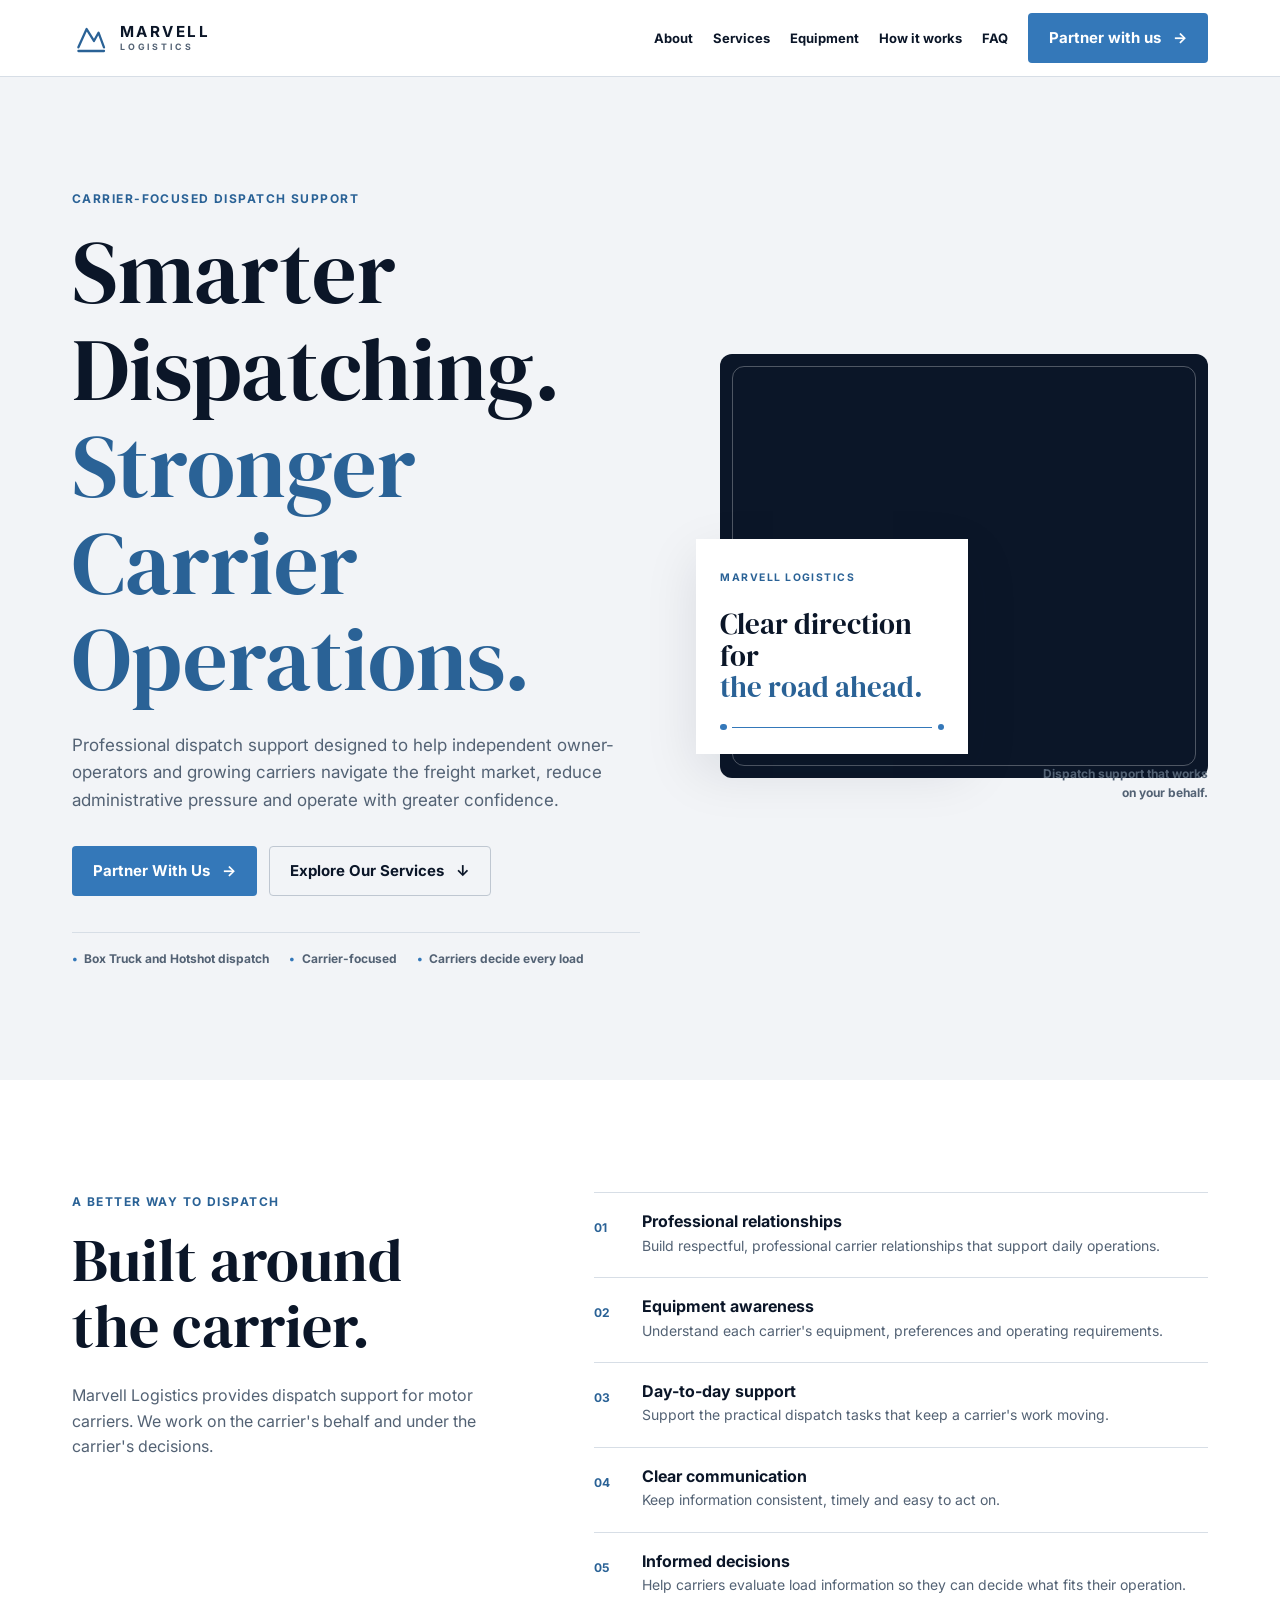
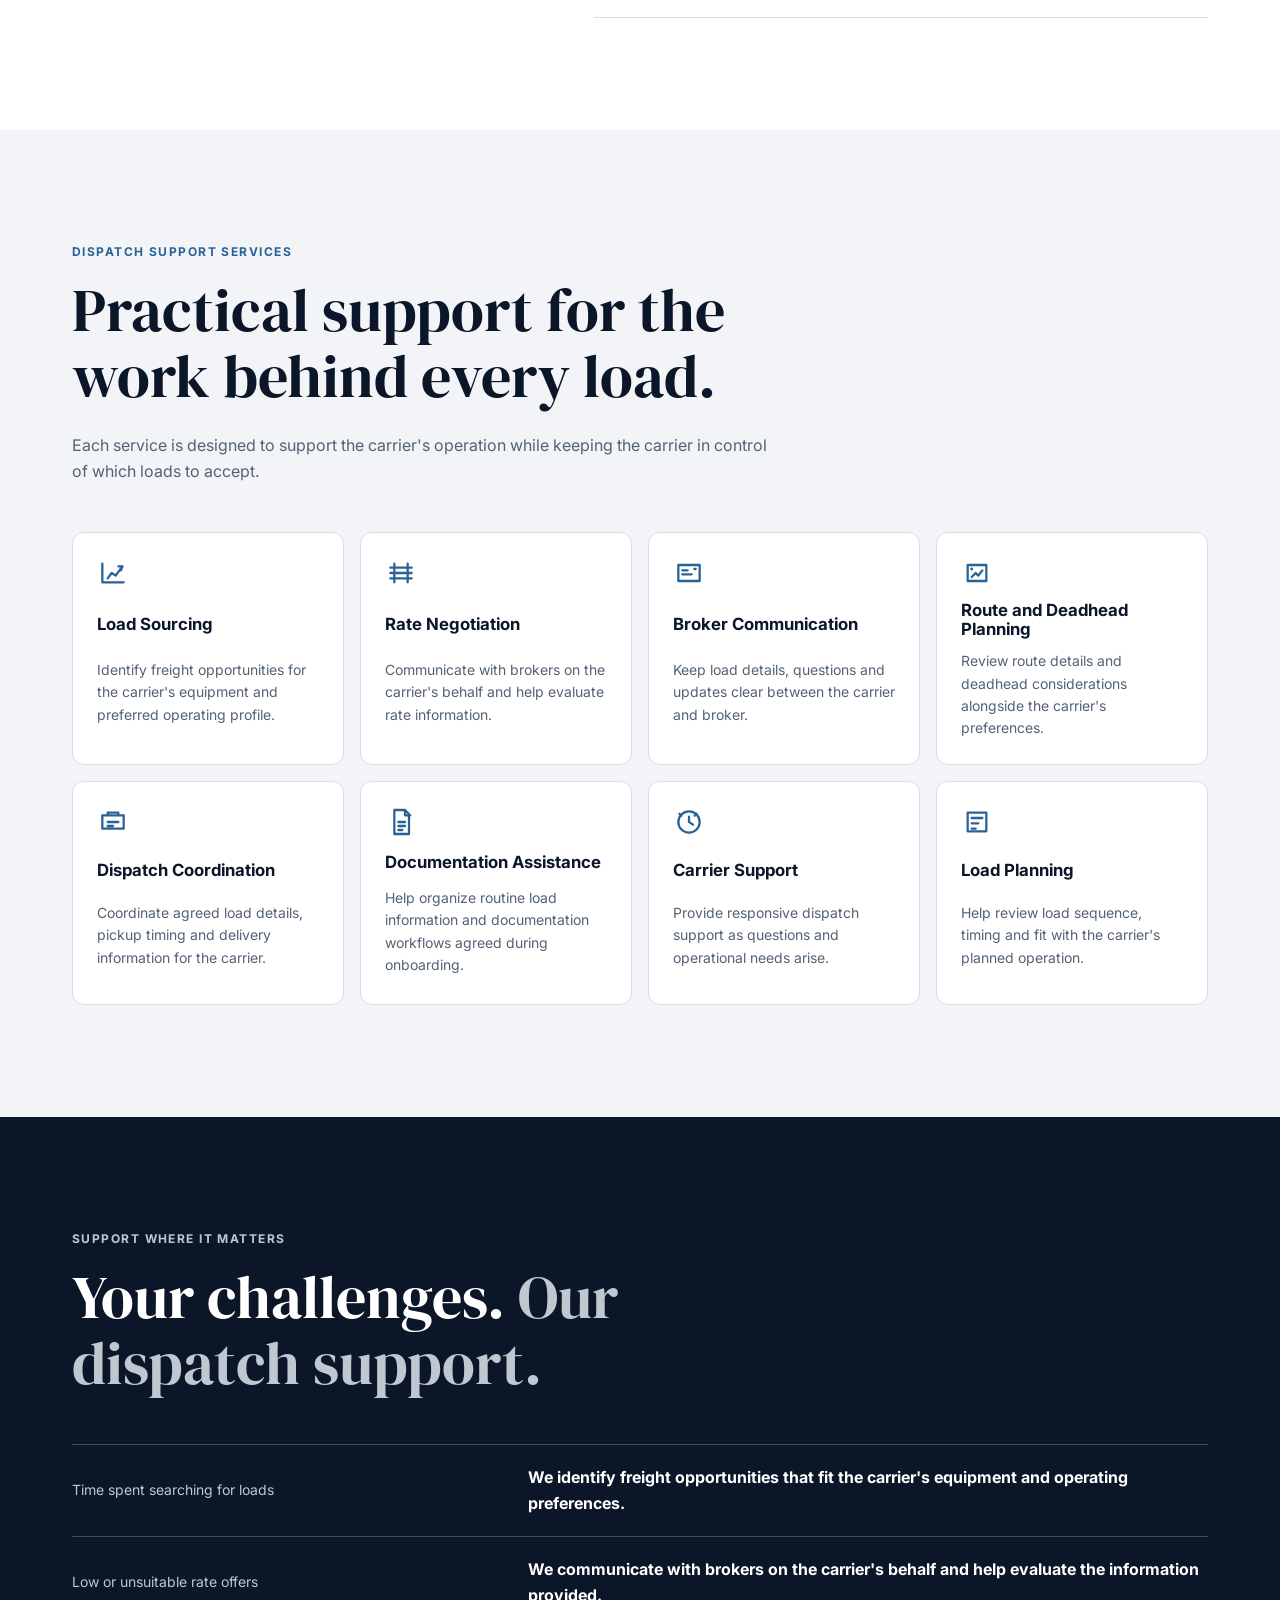
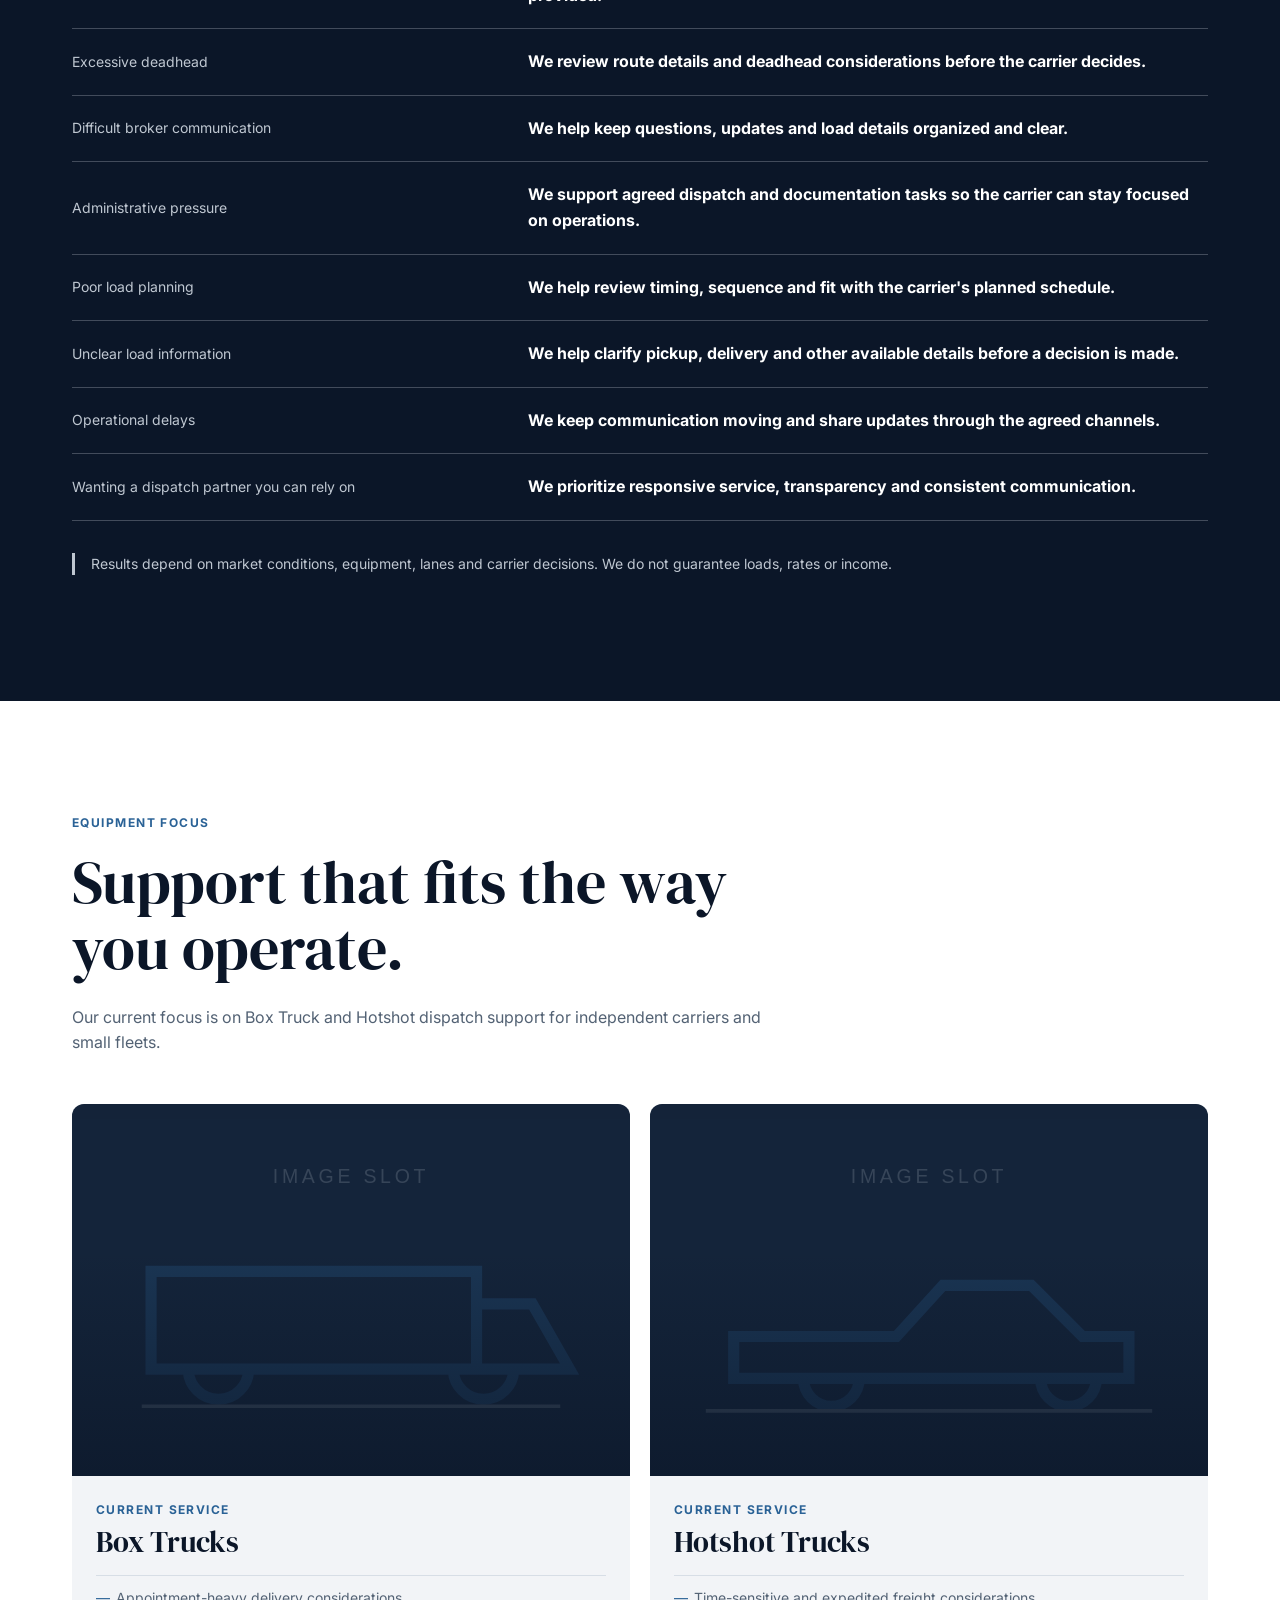
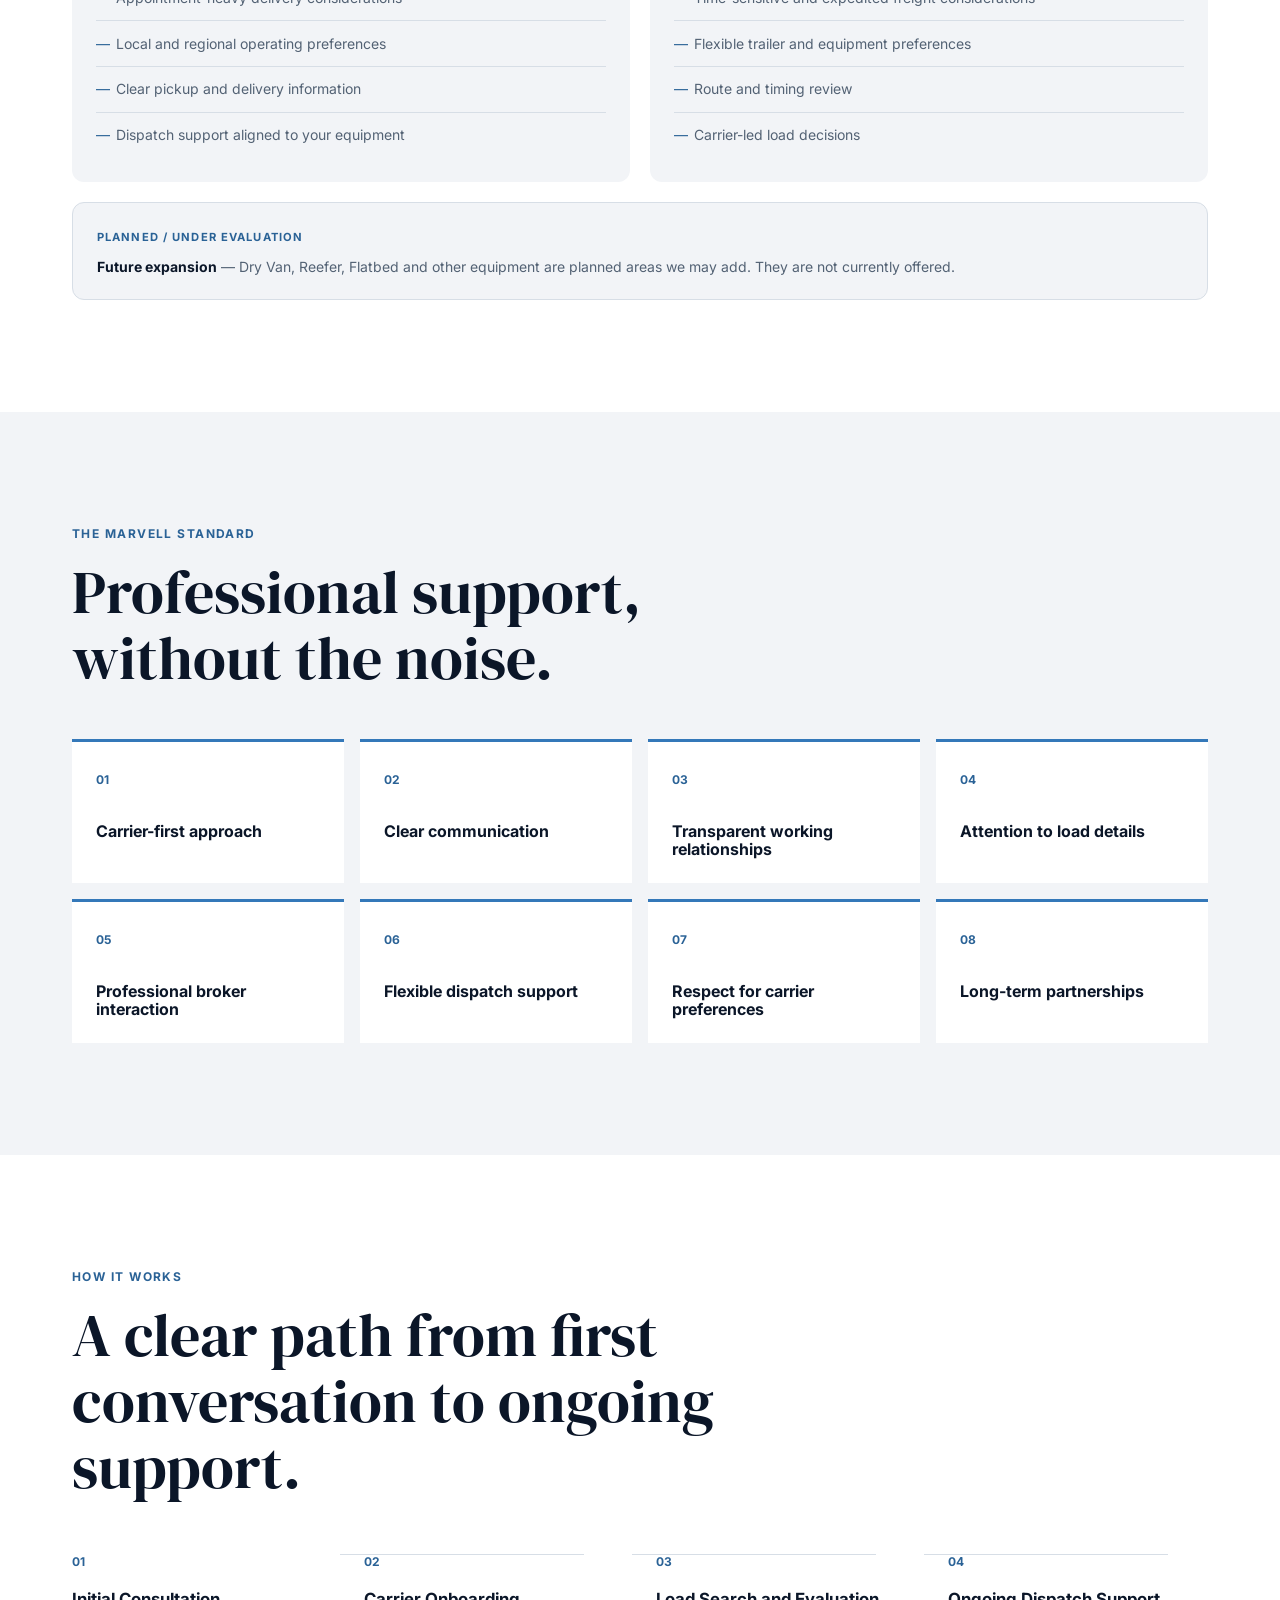
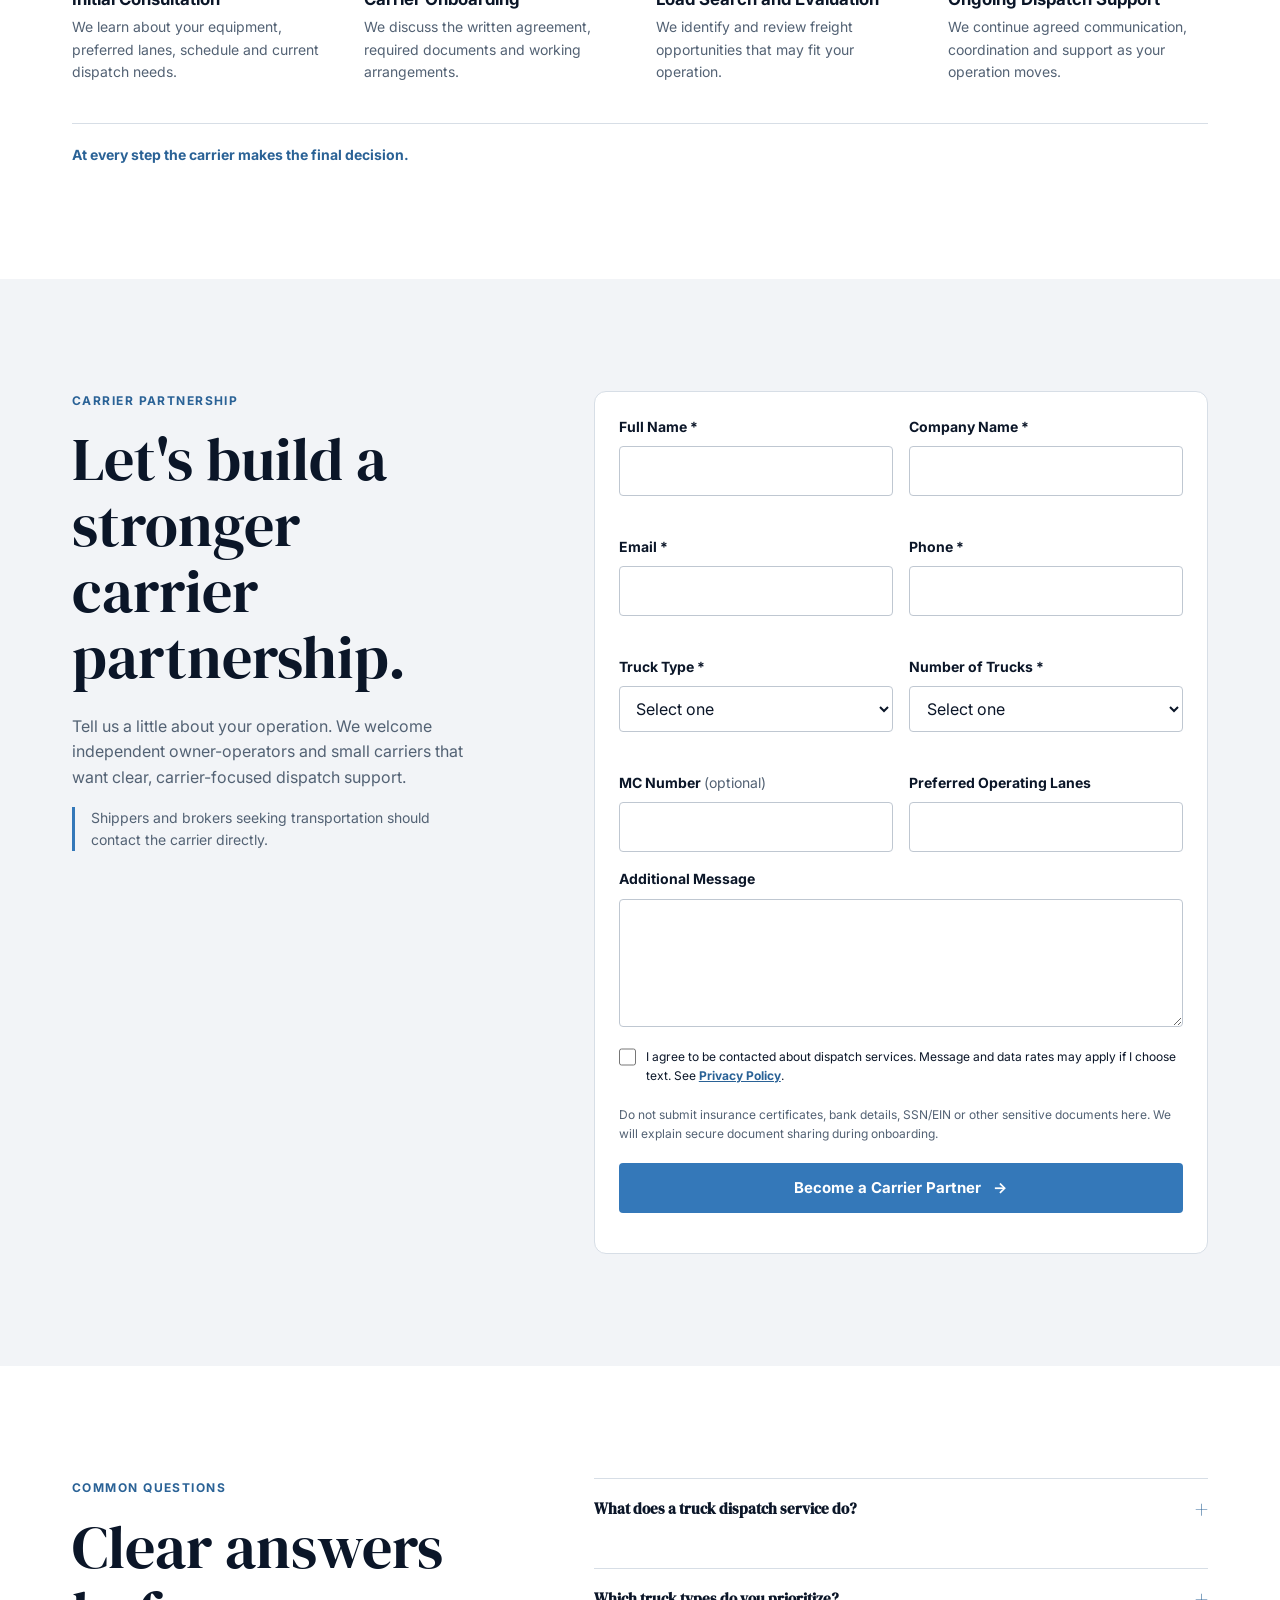
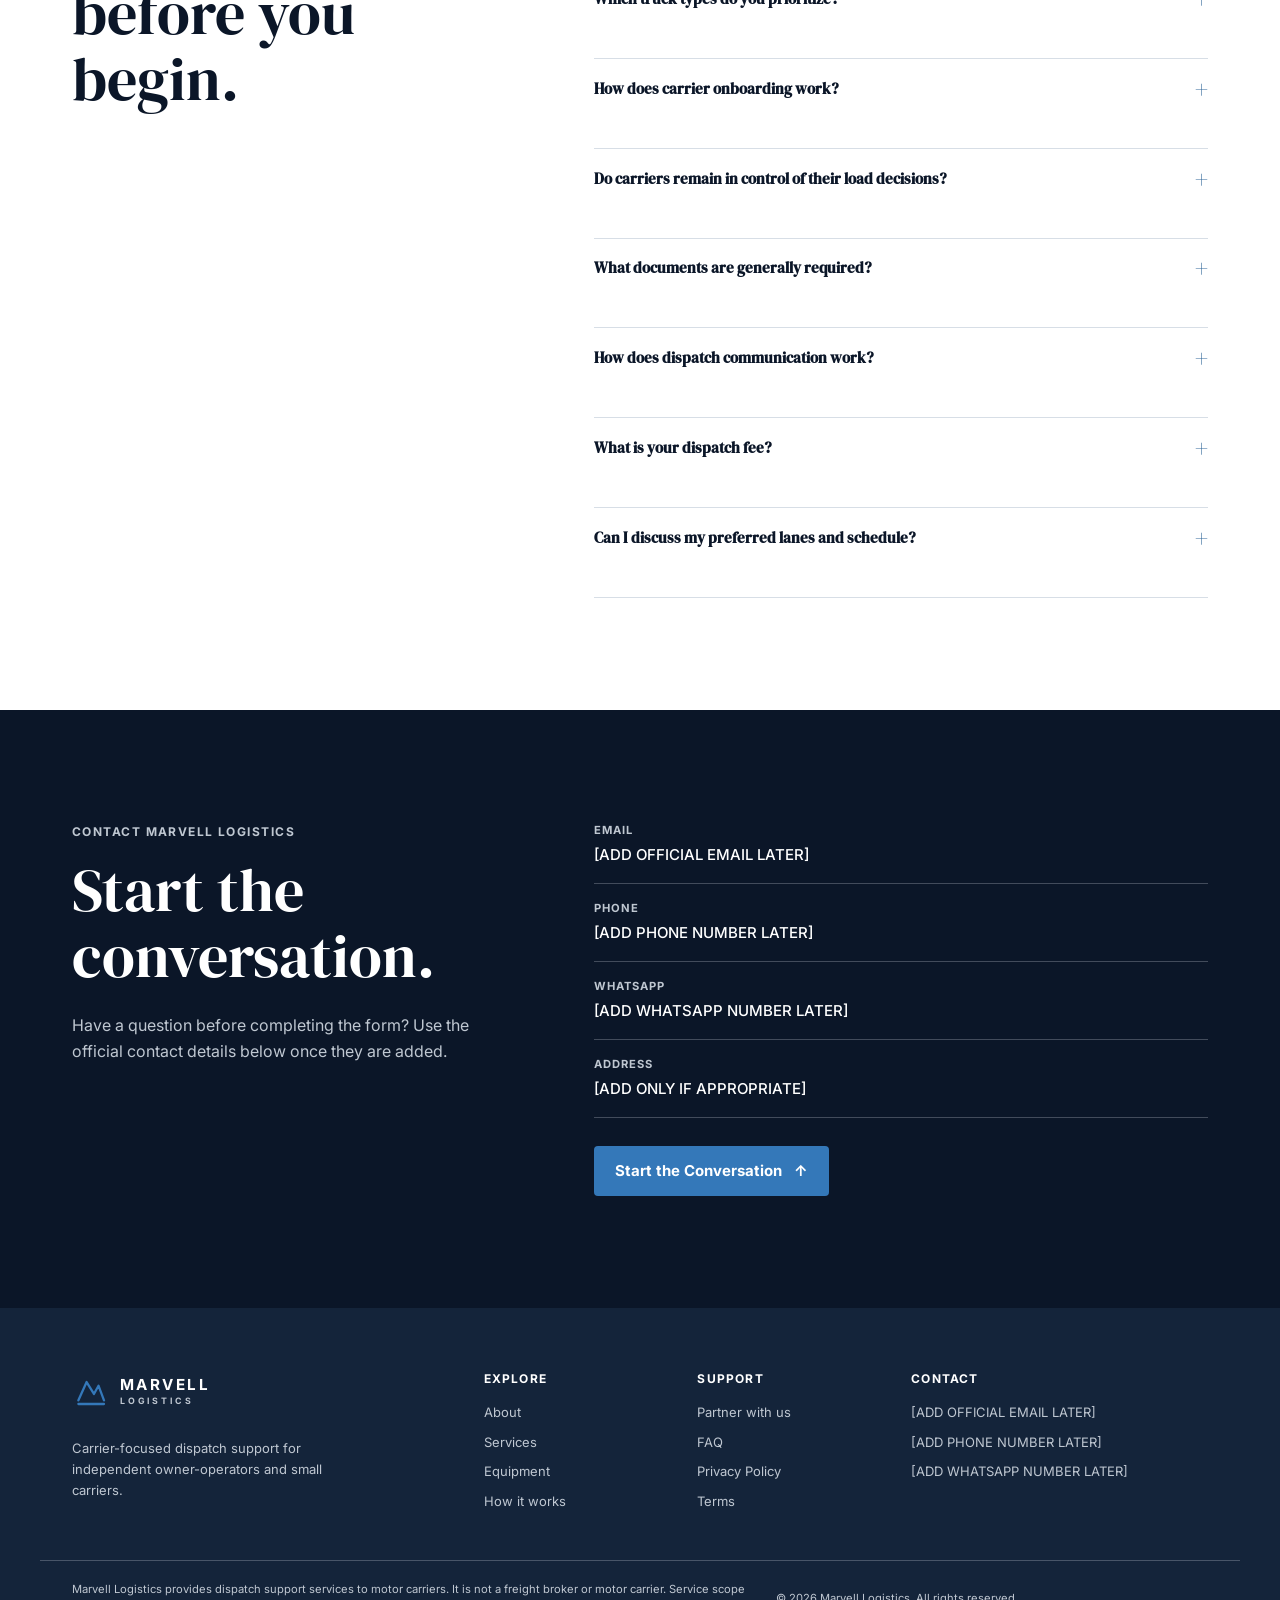
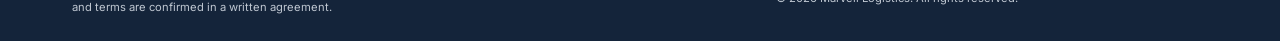
<file: index.html>
<!doctype html>
<html lang="en-US">
  <head>
    <meta charset="utf-8">
    <meta name="viewport" content="width=device-width, initial-scale=1">
    <meta name="theme-color" content="#0B1628">
    <title>Marvell Logistics | Carrier-Focused Dispatch Support</title>
    <meta name="description" content="Professional dispatch support for independent owner-operators and small carriers in the United States.">
    <link rel="canonical" href="https://YOUR-DOMAIN.example/">
    <meta property="og:type" content="website">
    <meta property="og:title" content="Marvell Logistics | Carrier-Focused Dispatch Support">
    <meta property="og:description" content="Professional dispatch support for independent owner-operators and small carriers in the United States.">
    <meta property="og:url" content="https://YOUR-DOMAIN.example/">
    <meta property="og:image" content="https://YOUR-DOMAIN.example/assets/img/og-image.jpg">
    <meta name="twitter:card" content="summary_large_image">
    <meta name="twitter:title" content="Marvell Logistics | Carrier-Focused Dispatch Support">
    <meta name="twitter:description" content="Professional dispatch support for independent owner-operators and small carriers in the United States.">
    <meta name="twitter:image" content="https://YOUR-DOMAIN.example/assets/img/og-image.jpg">
    <link rel="preconnect" href="https://fonts.googleapis.com">
    <link rel="preconnect" href="https://fonts.gstatic.com" crossorigin>
    <link href="https://fonts.googleapis.com/css2?family=DM+Serif+Display&family=Inter:wght@400;500;600;700&display=swap" rel="stylesheet">
    <link rel="manifest" href="site.webmanifest">
    <link rel="icon" href="assets/favicon/favicon.svg" type="image/svg+xml">
    <link rel="apple-touch-icon" href="assets/favicon/apple-touch-icon.png">
    <link rel="stylesheet" href="css/tokens.css">
    <link rel="stylesheet" href="css/base.css">
    <link rel="stylesheet" href="css/components.css">
    <link rel="stylesheet" href="css/sections.css">
    <script defer src="js/config.js"></script>
    <script defer src="js/main.js"></script>
  </head>
  <body>
    <a class="skip-link" href="#main-content">Skip to content</a>

    <header class="site-header" data-header>
      <div class="container header-inner">
        <a class="wordmark" href="index.html#home" aria-label="Marvell Logistics home">
          <svg class="wordmark-mark" viewBox="0 0 42 42" role="img" aria-label="Marvell Logistics route mark">
            <path d="M7 31 16 11l8 13 5-9 6 16" fill="none" stroke="currentColor" stroke-linecap="round" stroke-linejoin="round" stroke-width="2.5"></path>
            <path d="M7 35h28" fill="none" stroke="currentColor" stroke-linecap="round" stroke-width="2.5"></path>
          </svg>
          <span><strong>MARVELL</strong><small>LOGISTICS</small></span>
        </a>
        <button class="menu-toggle" type="button" aria-expanded="false" aria-controls="primary-navigation">
          <span class="sr-only">Open navigation</span>
          <span aria-hidden="true"></span><span aria-hidden="true"></span><span aria-hidden="true"></span>
        </button>
        <nav class="site-nav" id="primary-navigation" aria-label="Primary navigation">
          <a href="index.html#about">About</a>
          <a href="index.html#services">Services</a>
          <a href="index.html#equipment">Equipment</a>
          <a href="index.html#process">How it works</a>
          <a href="index.html#faq">FAQ</a>
          <a class="button button-primary nav-button" href="index.html#partner">Partner with us <span aria-hidden="true">→</span></a>
        </nav>
      </div>
    </header>

    <main id="main-content">
      <section class="hero section" id="home">
        <div class="container hero-grid">
          <div class="hero-copy reveal">
            <p class="eyebrow">Carrier-focused dispatch support</p>
            <h1>Smarter Dispatching. <span>Stronger Carrier Operations.</span></h1>
            <p class="hero-lede">Professional dispatch support designed to help independent owner-operators and growing carriers navigate the freight market, reduce administrative pressure and operate with greater confidence.</p>
            <div class="hero-actions">
              <a class="button button-primary" href="index.html#partner">Partner With Us <span aria-hidden="true">→</span></a>
              <a class="button button-ghost-dark" href="index.html#services">Explore Our Services <span aria-hidden="true">↓</span></a>
            </div>
            <div class="trust-strip" aria-label="Marvell Logistics service focus">
              <span>Box Truck and Hotshot dispatch</span>
              <span>Carrier-focused</span>
              <span>Carriers decide every load</span>
            </div>
          </div>
          <div class="hero-visual reveal">
            <div class="hero-image-slot" role="img" aria-label="Placeholder for an American highway freight photo"></div>
            <div class="hero-panel">
              <span class="panel-label">MARVELL LOGISTICS</span>
              <p>Clear direction for<br><strong>the road ahead.</strong></p>
              <span class="route-line" aria-hidden="true"><i></i><i></i><i></i></span>
            </div>
            <div class="hero-caption">Dispatch support that works<br>on your behalf.</div>
          </div>
        </div>
      </section>

      <section class="about section" id="about">
        <div class="container about-grid">
          <div class="section-heading reveal">
            <p class="eyebrow">A better way to dispatch</p>
            <h2>Built around the carrier.</h2>
            <p class="muted">Marvell Logistics provides dispatch support for motor carriers. We work on the carrier's behalf and under the carrier's decisions.</p>
          </div>
          <div class="approach-list">
            <article class="approach-item reveal"><span class="approach-number">01</span><div><h3>Professional relationships</h3><p>Build respectful, professional carrier relationships that support daily operations.</p></div></article>
            <article class="approach-item reveal"><span class="approach-number">02</span><div><h3>Equipment awareness</h3><p>Understand each carrier's equipment, preferences and operating requirements.</p></div></article>
            <article class="approach-item reveal"><span class="approach-number">03</span><div><h3>Day-to-day support</h3><p>Support the practical dispatch tasks that keep a carrier's work moving.</p></div></article>
            <article class="approach-item reveal"><span class="approach-number">04</span><div><h3>Clear communication</h3><p>Keep information consistent, timely and easy to act on.</p></div></article>
            <article class="approach-item reveal"><span class="approach-number">05</span><div><h3>Informed decisions</h3><p>Help carriers evaluate load information so they can decide what fits their operation.</p></div></article>
          </div>
        </div>
      </section>

      <section class="services section" id="services">
        <div class="container">
          <div class="section-heading reveal">
            <p class="eyebrow">Dispatch support services</p>
            <h2>Practical support for the work behind every load.</h2>
            <p class="muted">Each service is designed to support the carrier's operation while keeping the carrier in control of which loads to accept.</p>
          </div>
          <div class="service-grid">
            <article class="card service-card reveal">
              <svg class="icon" viewBox="0 0 24 24" aria-hidden="true"><path d="M4 19V5m0 14h16M8 16l3-4 3 2 5-7" fill="none" stroke="currentColor" stroke-linecap="round" stroke-linejoin="round" stroke-width="1.7"></path><path d="m16 7 3 0-1 3" fill="none" stroke="currentColor" stroke-linecap="round" stroke-linejoin="round" stroke-width="1.7"></path></svg>
              <h3>Load Sourcing</h3><p>Identify freight opportunities for the carrier's equipment and preferred operating profile.</p>
            </article>
            <article class="card service-card reveal">
              <svg class="icon" viewBox="0 0 24 24" aria-hidden="true"><path d="M4 8h16M4 12h16M4 16h16M7 5v14m10-14v14" fill="none" stroke="currentColor" stroke-linecap="round" stroke-width="1.7"></path></svg>
              <h3>Rate Negotiation</h3><p>Communicate with brokers on the carrier's behalf and help evaluate rate information.</p>
            </article>
            <article class="card service-card reveal">
              <svg class="icon" viewBox="0 0 24 24" aria-hidden="true"><path d="M4 6h16v12H4zM7 10h4m-4 3h7" fill="none" stroke="currentColor" stroke-linecap="round" stroke-linejoin="round" stroke-width="1.7"></path><path d="M16 9h1" fill="none" stroke="currentColor" stroke-linecap="round" stroke-width="1.7"></path></svg>
              <h3>Broker Communication</h3><p>Keep load details, questions and updates clear between the carrier and broker.</p>
            </article>
            <article class="card service-card reveal">
              <svg class="icon" viewBox="0 0 24 24" aria-hidden="true"><path d="M5 18V6h14v12H5Zm3-3 3-3 2 2 3-4" fill="none" stroke="currentColor" stroke-linecap="round" stroke-linejoin="round" stroke-width="1.7"></path><path d="M8 9h.01" fill="none" stroke="currentColor" stroke-linecap="round" stroke-width="2.2"></path></svg>
              <h3>Route and Deadhead Planning</h3><p>Review route details and deadhead considerations alongside the carrier's preferences.</p>
            </article>
            <article class="card service-card reveal">
              <svg class="icon" viewBox="0 0 24 24" aria-hidden="true"><path d="M4 7h16v10H4zM8 7V5h8v2M8 12h8M8 15h4" fill="none" stroke="currentColor" stroke-linecap="round" stroke-linejoin="round" stroke-width="1.7"></path></svg>
              <h3>Dispatch Coordination</h3><p>Coordinate agreed load details, pickup timing and delivery information for the carrier.</p>
            </article>
            <article class="card service-card reveal">
              <svg class="icon" viewBox="0 0 24 24" aria-hidden="true"><path d="M7 3h8l3 3v15H7zM15 3v4h4M10 12h5m-5 3h5m-5 3h3" fill="none" stroke="currentColor" stroke-linecap="round" stroke-linejoin="round" stroke-width="1.7"></path></svg>
              <h3>Documentation Assistance</h3><p>Help organize routine load information and documentation workflows agreed during onboarding.</p>
            </article>
            <article class="card service-card reveal">
              <svg class="icon" viewBox="0 0 24 24" aria-hidden="true"><path d="M12 20a8 8 0 1 0 0-16 8 8 0 0 0 0 16Z" fill="none" stroke="currentColor" stroke-width="1.7"></path><path d="M12 8v4l3 2M4.8 5.8l1.5 1.5m11.4-1.5-1.5 1.5" fill="none" stroke="currentColor" stroke-linecap="round" stroke-width="1.7"></path></svg>
              <h3>Carrier Support</h3><p>Provide responsive dispatch support as questions and operational needs arise.</p>
            </article>
            <article class="card service-card reveal">
              <svg class="icon" viewBox="0 0 24 24" aria-hidden="true"><path d="M5 5h14v14H5zM8 9h8M8 13h5M8 17h3" fill="none" stroke="currentColor" stroke-linecap="round" stroke-linejoin="round" stroke-width="1.7"></path></svg>
              <h3>Load Planning</h3><p>Help review load sequence, timing and fit with the carrier's planned operation.</p>
            </article>
          </div>
        </div>
      </section>

      <section class="solutions section" id="solutions">
        <div class="container">
          <div class="section-heading reveal">
            <p class="eyebrow">Support where it matters</p>
            <h2>Your challenges. <span>Our dispatch support.</span></h2>
          </div>
          <div class="solution-list">
            <article class="solution-row reveal"><p class="solution-problem">Time spent searching for loads</p><p class="solution-support">We identify freight opportunities that fit the carrier's equipment and operating preferences.</p></article>
            <article class="solution-row reveal"><p class="solution-problem">Low or unsuitable rate offers</p><p class="solution-support">We communicate with brokers on the carrier's behalf and help evaluate the information provided.</p></article>
            <article class="solution-row reveal"><p class="solution-problem">Excessive deadhead</p><p class="solution-support">We review route details and deadhead considerations before the carrier decides.</p></article>
            <article class="solution-row reveal"><p class="solution-problem">Difficult broker communication</p><p class="solution-support">We help keep questions, updates and load details organized and clear.</p></article>
            <article class="solution-row reveal"><p class="solution-problem">Administrative pressure</p><p class="solution-support">We support agreed dispatch and documentation tasks so the carrier can stay focused on operations.</p></article>
            <article class="solution-row reveal"><p class="solution-problem">Poor load planning</p><p class="solution-support">We help review timing, sequence and fit with the carrier's planned schedule.</p></article>
            <article class="solution-row reveal"><p class="solution-problem">Unclear load information</p><p class="solution-support">We help clarify pickup, delivery and other available details before a decision is made.</p></article>
            <article class="solution-row reveal"><p class="solution-problem">Operational delays</p><p class="solution-support">We keep communication moving and share updates through the agreed channels.</p></article>
            <article class="solution-row reveal"><p class="solution-problem">Wanting a dispatch partner you can rely on</p><p class="solution-support">We prioritize responsive service, transparency and consistent communication.</p></article>
          </div>
          <p class="notice solution-note">Results depend on market conditions, equipment, lanes and carrier decisions. We do not guarantee loads, rates or income.</p>
        </div>
      </section>

      <section class="equipment section" id="equipment">
        <div class="container">
          <div class="section-heading reveal">
            <p class="eyebrow">Equipment focus</p>
            <h2>Support that fits the way you operate.</h2>
            <p class="muted">Our current focus is on Box Truck and Hotshot dispatch support for independent carriers and small fleets.</p>
          </div>
          <div class="equipment-grid">
            <article class="equipment-card reveal">
              <div class="equipment-photo box-truck-photo">
                <picture>
                  <img src="assets/img/box-truck.svg" width="1200" height="800" loading="lazy" decoding="async" alt="Placeholder for an American-style box truck at a freight setting">
                </picture>
              </div>
              <div class="equipment-content"><p class="eyebrow">Current service</p><h3>Box Trucks</h3><ul><li>Appointment-heavy delivery considerations</li><li>Local and regional operating preferences</li><li>Clear pickup and delivery information</li><li>Dispatch support aligned to your equipment</li></ul></div>
            </article>
            <article class="equipment-card reveal">
              <div class="equipment-photo hotshot-truck-photo">
                <picture>
                  <img src="assets/img/hotshot-truck.svg" width="1200" height="800" loading="lazy" decoding="async" alt="Placeholder for an American-style hotshot pickup with gooseneck trailer">
                </picture>
              </div>
              <div class="equipment-content"><p class="eyebrow">Current service</p><h3>Hotshot Trucks</h3><ul><li>Time-sensitive and expedited freight considerations</li><li>Flexible trailer and equipment preferences</li><li>Route and timing review</li><li>Carrier-led load decisions</li></ul></div>
            </article>
          </div>
          <div class="future-card reveal"><span class="future-label">Planned / under evaluation</span><p><strong>Future expansion</strong> — Dry Van, Reefer, Flatbed and other equipment are planned areas we may add. They are not currently offered.</p></div>
        </div>
      </section>
      <section class="principles section" id="why">
        <div class="container">
          <div class="section-heading reveal"><p class="eyebrow">The Marvell standard</p><h2>Professional support, without the noise.</h2></div>
          <div class="principle-grid">
            <article class="principle reveal"><span>01</span><h3>Carrier-first approach</h3></article><article class="principle reveal"><span>02</span><h3>Clear communication</h3></article><article class="principle reveal"><span>03</span><h3>Transparent working relationships</h3></article><article class="principle reveal"><span>04</span><h3>Attention to load details</h3></article><article class="principle reveal"><span>05</span><h3>Professional broker interaction</h3></article><article class="principle reveal"><span>06</span><h3>Flexible dispatch support</h3></article><article class="principle reveal"><span>07</span><h3>Respect for carrier preferences</h3></article><article class="principle reveal"><span>08</span><h3>Long-term partnerships</h3></article>
          </div>
        </div>
      </section>

      <section class="process section" id="process">
        <div class="container">
          <div class="section-heading reveal"><p class="eyebrow">How it works</p><h2>A clear path from first conversation to ongoing support.</h2></div>
          <div class="process-grid">
            <article class="process-step reveal"><span class="step-number">01</span><h3>Initial Consultation</h3><p>We learn about your equipment, preferred lanes, schedule and current dispatch needs.</p></article>
            <article class="process-step reveal"><span class="step-number">02</span><h3>Carrier Onboarding</h3><p>We discuss the written agreement, required documents and working arrangements.</p></article>
            <article class="process-step reveal"><span class="step-number">03</span><h3>Load Search and Evaluation</h3><p>We identify and review freight opportunities that may fit your operation.</p></article>
            <article class="process-step reveal"><span class="step-number">04</span><h3>Ongoing Dispatch Support</h3><p>We continue agreed communication, coordination and support as your operation moves.</p></article>
          </div>
          <p class="process-note">At every step the carrier makes the final decision.</p>
        </div>
      </section>

      <section class="partner section" id="partner">
        <div class="container partner-grid">
          <div class="section-heading reveal"><p class="eyebrow">Carrier partnership</p><h2>Let's build a stronger carrier partnership.</h2><p class="muted">Tell us a little about your operation. We welcome independent owner-operators and small carriers that want clear, carrier-focused dispatch support.</p><p class="notice">Shippers and brokers seeking transportation should contact the carrier directly.</p></div>
          <form class="partner-form reveal" action="REPLACE_WITH_FORM_SERVICE_URL" method="post" novalidate>
            <!-- SETUP: Replace the action with your Formspree or Web3Forms endpoint. -->
            <div class="form-grid">
              <div class="field"><label for="full-name">Full Name <span aria-hidden="true">*</span></label><input id="full-name" name="full_name" type="text" autocomplete="name" required aria-describedby="full-name-error"><small class="field-error" id="full-name-error"></small></div>
              <div class="field"><label for="company-name">Company Name <span aria-hidden="true">*</span></label><input id="company-name" name="company_name" type="text" autocomplete="organization" required aria-describedby="company-name-error"><small class="field-error" id="company-name-error"></small></div>
              <div class="field"><label for="email">Email <span aria-hidden="true">*</span></label><input id="email" name="email" type="email" autocomplete="email" required aria-describedby="email-error"><small class="field-error" id="email-error"></small></div>
              <div class="field"><label for="phone">Phone <span aria-hidden="true">*</span></label><input id="phone" name="phone" type="tel" autocomplete="tel" required aria-describedby="phone-error"><small class="field-error" id="phone-error"></small></div>
              <div class="field"><label for="truck-type">Truck Type <span aria-hidden="true">*</span></label><select id="truck-type" name="truck_type" required aria-describedby="truck-type-error"><option value="">Select one</option><option>Box Truck</option><option>Hotshot</option><option>Other</option></select><small class="field-error" id="truck-type-error"></small></div>
              <div class="field"><label for="truck-count">Number of Trucks <span aria-hidden="true">*</span></label><select id="truck-count" name="truck_count" required aria-describedby="truck-count-error"><option value="">Select one</option><option>1</option><option>2–5</option><option>6–10</option><option>10+</option></select><small class="field-error" id="truck-count-error"></small></div>
              <div class="field"><label for="mc-number">MC Number <span class="optional">(optional)</span></label><input id="mc-number" name="mc_number" type="text" autocomplete="off"></div>
              <div class="field"><label for="lanes">Preferred Operating Lanes</label><input id="lanes" name="preferred_lanes" type="text" autocomplete="off"></div>
              <div class="field field-wide"><label for="message">Additional Message</label><textarea id="message" name="message"></textarea></div>
              <div class="honeypot" aria-hidden="true"><label for="website">Website</label><input id="website" name="website" type="text" tabindex="-1" autocomplete="off"></div>
            </div>
            <label class="consent"><input name="consent" type="checkbox" required><span>I agree to be contacted about dispatch services. Message and data rates may apply if I choose text. See <a href="privacy.html">Privacy Policy</a>.</span></label>
            <p class="form-warning">Do not submit insurance certificates, bank details, SSN/EIN or other sensitive documents here. We will explain secure document sharing during onboarding.</p>
            <button class="button button-primary form-submit" type="submit">Become a Carrier Partner <span aria-hidden="true">→</span></button>
            <p class="form-status" role="status" aria-live="polite"></p>
          </form>
        </div>
      </section>

      <section class="faq section" id="faq">
        <div class="container faq-grid">
          <div class="section-heading reveal"><p class="eyebrow">Common questions</p><h2>Clear answers before you begin.</h2></div>
          <div class="accordion reveal">
            <div class="faq-item"><h3><button class="faq-question" type="button" aria-expanded="false" aria-controls="faq-answer-1" id="faq-question-1">What does a truck dispatch service do?<span aria-hidden="true">+</span></button></h3><div class="faq-answer" id="faq-answer-1" role="region" aria-labelledby="faq-question-1" hidden><p>A truck dispatch service supports a motor carrier with tasks such as identifying freight opportunities, communicating with brokers on the carrier's behalf, reviewing load information and coordinating agreed dispatch details.</p></div></div>
            <div class="faq-item"><h3><button class="faq-question" type="button" aria-expanded="false" aria-controls="faq-answer-2" id="faq-question-2">Which truck types do you prioritize?<span aria-hidden="true">+</span></button></h3><div class="faq-answer" id="faq-answer-2" role="region" aria-labelledby="faq-question-2" hidden><p>We currently prioritize Box Truck and Hotshot dispatch support. Dry Van, Reefer, Flatbed and other equipment are planned areas under evaluation, not currently offered.</p></div></div>
            <div class="faq-item"><h3><button class="faq-question" type="button" aria-expanded="false" aria-controls="faq-answer-3" id="faq-question-3">How does carrier onboarding work?<span aria-hidden="true">+</span></button></h3><div class="faq-answer" id="faq-answer-3" role="region" aria-labelledby="faq-question-3" hidden><p>We begin with a consultation, then discuss the agreement, required documents and working arrangements before support begins.</p></div></div>
            <div class="faq-item"><h3><button class="faq-question" type="button" aria-expanded="false" aria-controls="faq-answer-4" id="faq-question-4">Do carriers remain in control of their load decisions?<span aria-hidden="true">+</span></button></h3><div class="faq-answer" id="faq-answer-4" role="region" aria-labelledby="faq-question-4" hidden><p>Yes, always. Carriers keep full control of which loads they accept.</p></div></div>
            <div class="faq-item"><h3><button class="faq-question" type="button" aria-expanded="false" aria-controls="faq-answer-5" id="faq-question-5">What documents are generally required?<span aria-hidden="true">+</span></button></h3><div class="faq-answer" id="faq-answer-5" role="region" aria-labelledby="faq-question-5" hidden><p>Typically carrier authority and insurance details and basic business paperwork are discussed. Exact requirements are confirmed during onboarding. Never request them through the site.</p></div></div>
            <div class="faq-item"><h3><button class="faq-question" type="button" aria-expanded="false" aria-controls="faq-answer-6" id="faq-question-6">How does dispatch communication work?<span aria-hidden="true">+</span></button></h3><div class="faq-answer" id="faq-answer-6" role="region" aria-labelledby="faq-question-6" hidden><p>We use agreed channels such as phone, text or email, set during onboarding.</p></div></div>
            <div class="faq-item"><h3><button class="faq-question" type="button" aria-expanded="false" aria-controls="faq-answer-7" id="faq-question-7">What is your dispatch fee?<span aria-hidden="true">+</span></button></h3><div class="faq-answer" id="faq-answer-7" role="region" aria-labelledby="faq-question-7" hidden><p>Contact us for details.</p></div></div>
            <div class="faq-item"><h3><button class="faq-question" type="button" aria-expanded="false" aria-controls="faq-answer-8" id="faq-question-8">Can I discuss my preferred lanes and schedule?<span aria-hidden="true">+</span></button></h3><div class="faq-answer" id="faq-answer-8" role="region" aria-labelledby="faq-question-8" hidden><p>Yes. Preferred lanes, schedule and operating preferences are part of the initial consultation.</p></div></div>
          </div>
        </div>
      </section>

      <section class="contact section" id="contact">
        <div class="container contact-grid">
          <div class="section-heading reveal"><p class="eyebrow">Contact Marvell Logistics</p><h2>Start the conversation.</h2><p>Have a question before completing the form? Use the official contact details below once they are added.</p></div>
          <div class="contact-details reveal"><div class="contact-detail"><span>Email</span><strong data-contact="email">[ADD OFFICIAL EMAIL LATER]</strong></div><div class="contact-detail"><span>Phone</span><strong data-contact="phone">[ADD PHONE NUMBER LATER]</strong></div><div class="contact-detail"><span>WhatsApp</span><strong data-contact="whatsapp">[ADD WHATSAPP NUMBER LATER]</strong></div><div class="contact-detail"><span>Address</span><strong data-contact="address">[ADD ONLY IF APPROPRIATE]</strong></div><a class="button button-primary" href="index.html#partner">Start the Conversation <span aria-hidden="true">↑</span></a></div>
        </div>
      </section>
    </main>

    <footer class="site-footer">
      <div class="container footer-grid">
        <div class="footer-brand"><a class="wordmark wordmark-light" href="index.html#home" aria-label="Marvell Logistics home"><svg class="wordmark-mark" viewBox="0 0 42 42" aria-hidden="true"><path d="M7 31 16 11l8 13 5-9 6 16M7 35h28" fill="none" stroke="currentColor" stroke-linecap="round" stroke-linejoin="round" stroke-width="2.5"></path></svg><span><strong>MARVELL</strong><small>LOGISTICS</small></span></a><p>Carrier-focused dispatch support for independent owner-operators and small carriers.</p></div>
        <div class="footer-column"><h3>Explore</h3><a href="index.html#about">About</a><a href="index.html#services">Services</a><a href="index.html#equipment">Equipment</a><a href="index.html#process">How it works</a></div>
        <div class="footer-column"><h3>Support</h3><a href="index.html#partner">Partner with us</a><a href="index.html#faq">FAQ</a><a href="privacy.html">Privacy Policy</a><a href="terms.html">Terms</a></div>
        <div class="footer-column"><h3>Contact</h3><span data-contact="email">[ADD OFFICIAL EMAIL LATER]</span><span data-contact="phone">[ADD PHONE NUMBER LATER]</span><span data-contact="whatsapp">[ADD WHATSAPP NUMBER LATER]</span></div>
      </div>
      <div class="container footer-bottom"><p>Marvell Logistics provides dispatch support services to motor carriers. It is not a freight broker or motor carrier. Service scope and terms are confirmed in a written agreement.</p><p>© <span id="current-year">2026</span> Marvell Logistics. All rights reserved.</p></div>
    </footer>
    <script type="application/ld+json">
      {"@context":"https://schema.org","@type":"ProfessionalService","name":"Marvell Logistics","url":"https://YOUR-DOMAIN.example/"}
    </script>
    <script type="application/ld+json">
      {"@context":"https://schema.org","@type":"FAQPage","mainEntity":[
        {"@type":"Question","name":"What does a truck dispatch service do?","acceptedAnswer":{"@type":"Answer","text":"A truck dispatch service supports a motor carrier with tasks such as identifying freight opportunities, communicating with brokers on the carrier's behalf, reviewing load information and coordinating agreed dispatch details."}},
        {"@type":"Question","name":"Which truck types do you prioritize?","acceptedAnswer":{"@type":"Answer","text":"We currently prioritize Box Truck and Hotshot dispatch support. Dry Van, Reefer, Flatbed and other equipment are planned areas under evaluation, not currently offered."}},
        {"@type":"Question","name":"How does carrier onboarding work?","acceptedAnswer":{"@type":"Answer","text":"We begin with a consultation, then discuss the agreement, required documents and working arrangements before support begins."}},
        {"@type":"Question","name":"Do carriers remain in control of their load decisions?","acceptedAnswer":{"@type":"Answer","text":"Yes, always. Carriers keep full control of which loads they accept."}},
        {"@type":"Question","name":"What documents are generally required?","acceptedAnswer":{"@type":"Answer","text":"Typically carrier authority and insurance details and basic business paperwork are discussed. Exact requirements are confirmed during onboarding. Never request them through the site."}},
        {"@type":"Question","name":"How does dispatch communication work?","acceptedAnswer":{"@type":"Answer","text":"We use agreed channels such as phone, text or email, set during onboarding."}},
        {"@type":"Question","name":"What is your dispatch fee?","acceptedAnswer":{"@type":"Answer","text":"Contact us for details."}},
        {"@type":"Question","name":"Can I discuss my preferred lanes and schedule?","acceptedAnswer":{"@type":"Answer","text":"Yes. Preferred lanes, schedule and operating preferences are part of the initial consultation."}}
      ]}
    </script>
  </body>
</html>
</file>
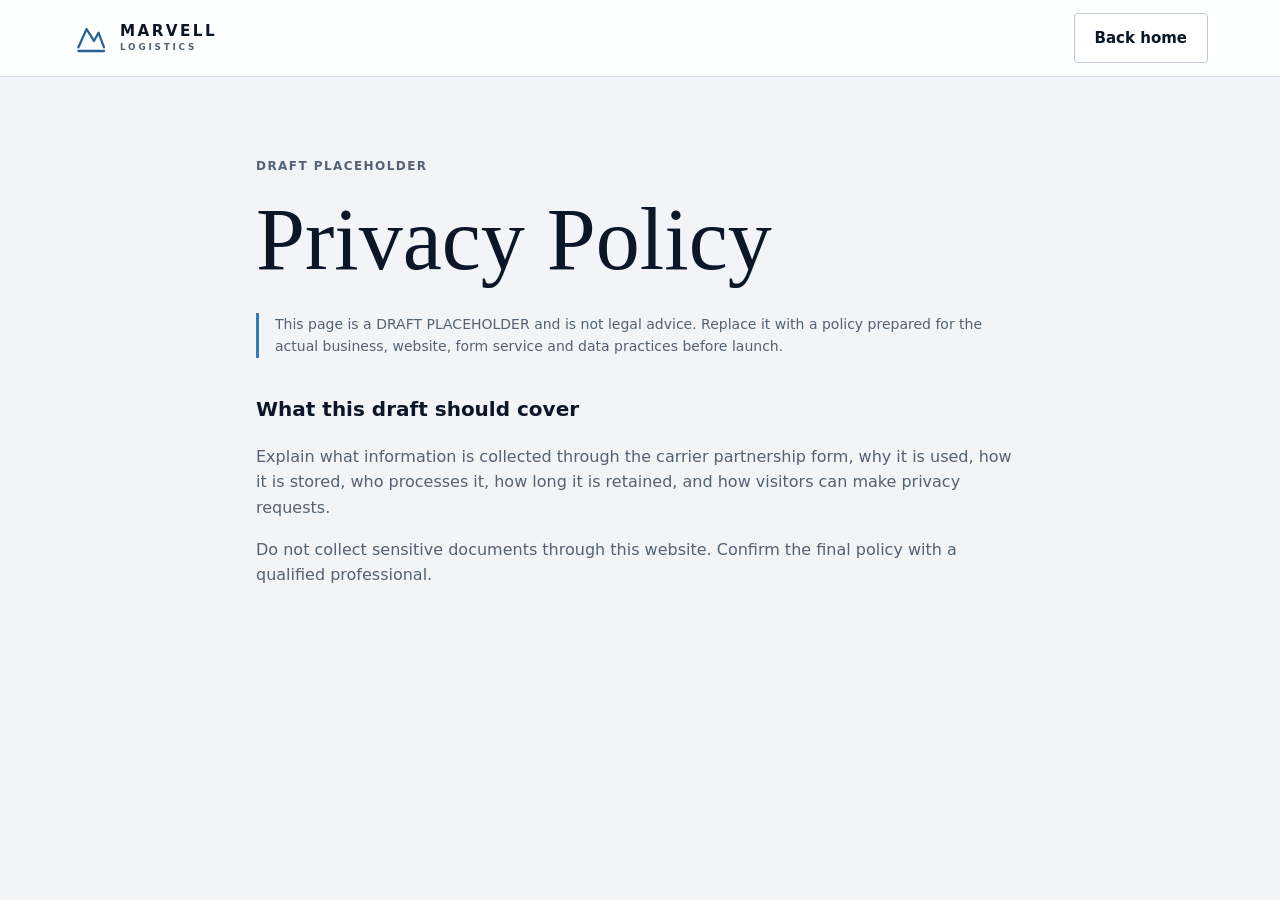
<file: privacy.html>
<!doctype html>
<html lang="en-US">
  <head>
    <meta charset="utf-8">
    <meta name="viewport" content="width=device-width, initial-scale=1">
    <meta name="theme-color" content="#0B1628">
    <title>Privacy Policy Draft | Marvell Logistics</title>
    <meta name="description" content="Draft privacy policy placeholder for Marvell Logistics.">
    <link rel="canonical" href="https://YOUR-DOMAIN.example/privacy.html">
    <link rel="icon" href="assets/favicon/favicon.svg" type="image/svg+xml">
    <link rel="stylesheet" href="css/tokens.css"><link rel="stylesheet" href="css/base.css"><link rel="stylesheet" href="css/components.css"><link rel="stylesheet" href="css/sections.css">
  </head>
  <body class="simple-page">
    <header class="site-header"><div class="container header-inner"><a class="wordmark" href="index.html#home" aria-label="Marvell Logistics home"><svg class="wordmark-mark" viewBox="0 0 42 42" aria-hidden="true"><path d="M7 31 16 11l8 13 5-9 6 16M7 35h28" fill="none" stroke="currentColor" stroke-linecap="round" stroke-linejoin="round" stroke-width="2.5"></path></svg><span><strong>MARVELL</strong><small>LOGISTICS</small></span></a><a class="button button-secondary" href="index.html">Back home</a></div></header>
    <main class="container simple-content"><p class="eyebrow">Draft placeholder</p><h1>Privacy Policy</h1><p class="notice">This page is a DRAFT PLACEHOLDER and is not legal advice. Replace it with a policy prepared for the actual business, website, form service and data practices before launch.</p><h2>What this draft should cover</h2><p>Explain what information is collected through the carrier partnership form, why it is used, how it is stored, who processes it, how long it is retained, and how visitors can make privacy requests.</p><p>Do not collect sensitive documents through this website. Confirm the final policy with a qualified professional.</p></main>
  </body>
</html>
</file>
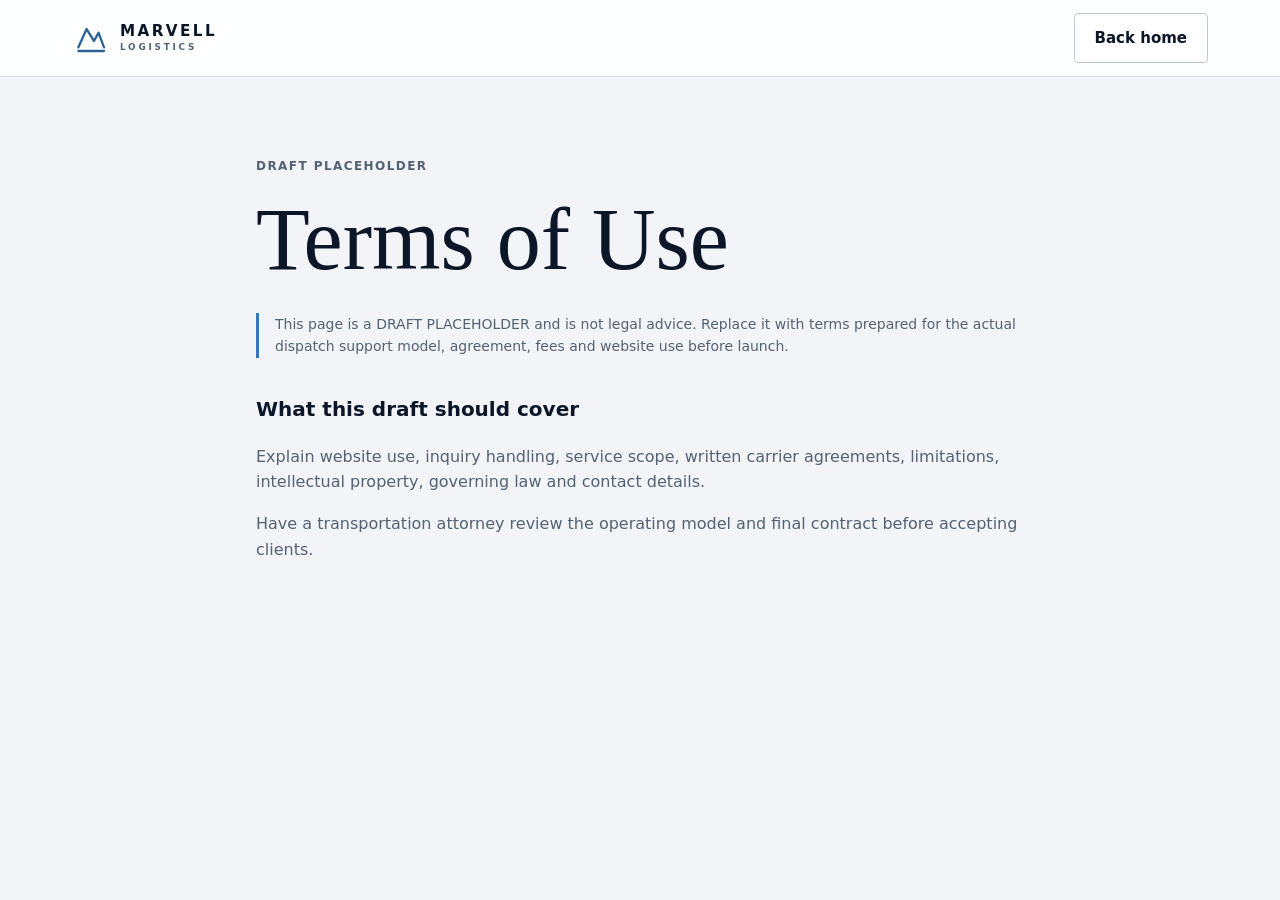
<file: terms.html>
<!doctype html>
<html lang="en-US">
  <head>
    <meta charset="utf-8"><meta name="viewport" content="width=device-width, initial-scale=1"><meta name="theme-color" content="#0B1628">
    <title>Terms Draft | Marvell Logistics</title><meta name="description" content="Draft terms placeholder for Marvell Logistics."><link rel="canonical" href="https://YOUR-DOMAIN.example/terms.html"><link rel="icon" href="assets/favicon/favicon.svg" type="image/svg+xml"><link rel="stylesheet" href="css/tokens.css"><link rel="stylesheet" href="css/base.css"><link rel="stylesheet" href="css/components.css"><link rel="stylesheet" href="css/sections.css">
  </head>
  <body class="simple-page">
    <header class="site-header"><div class="container header-inner"><a class="wordmark" href="index.html#home" aria-label="Marvell Logistics home"><svg class="wordmark-mark" viewBox="0 0 42 42" aria-hidden="true"><path d="M7 31 16 11l8 13 5-9 6 16M7 35h28" fill="none" stroke="currentColor" stroke-linecap="round" stroke-linejoin="round" stroke-width="2.5"></path></svg><span><strong>MARVELL</strong><small>LOGISTICS</small></span></a><a class="button button-secondary" href="index.html">Back home</a></div></header>
    <main class="container simple-content"><p class="eyebrow">Draft placeholder</p><h1>Terms of Use</h1><p class="notice">This page is a DRAFT PLACEHOLDER and is not legal advice. Replace it with terms prepared for the actual dispatch support model, agreement, fees and website use before launch.</p><h2>What this draft should cover</h2><p>Explain website use, inquiry handling, service scope, written carrier agreements, limitations, intellectual property, governing law and contact details.</p><p>Have a transportation attorney review the operating model and final contract before accepting clients.</p></main>
  </body>
</html>
</file>
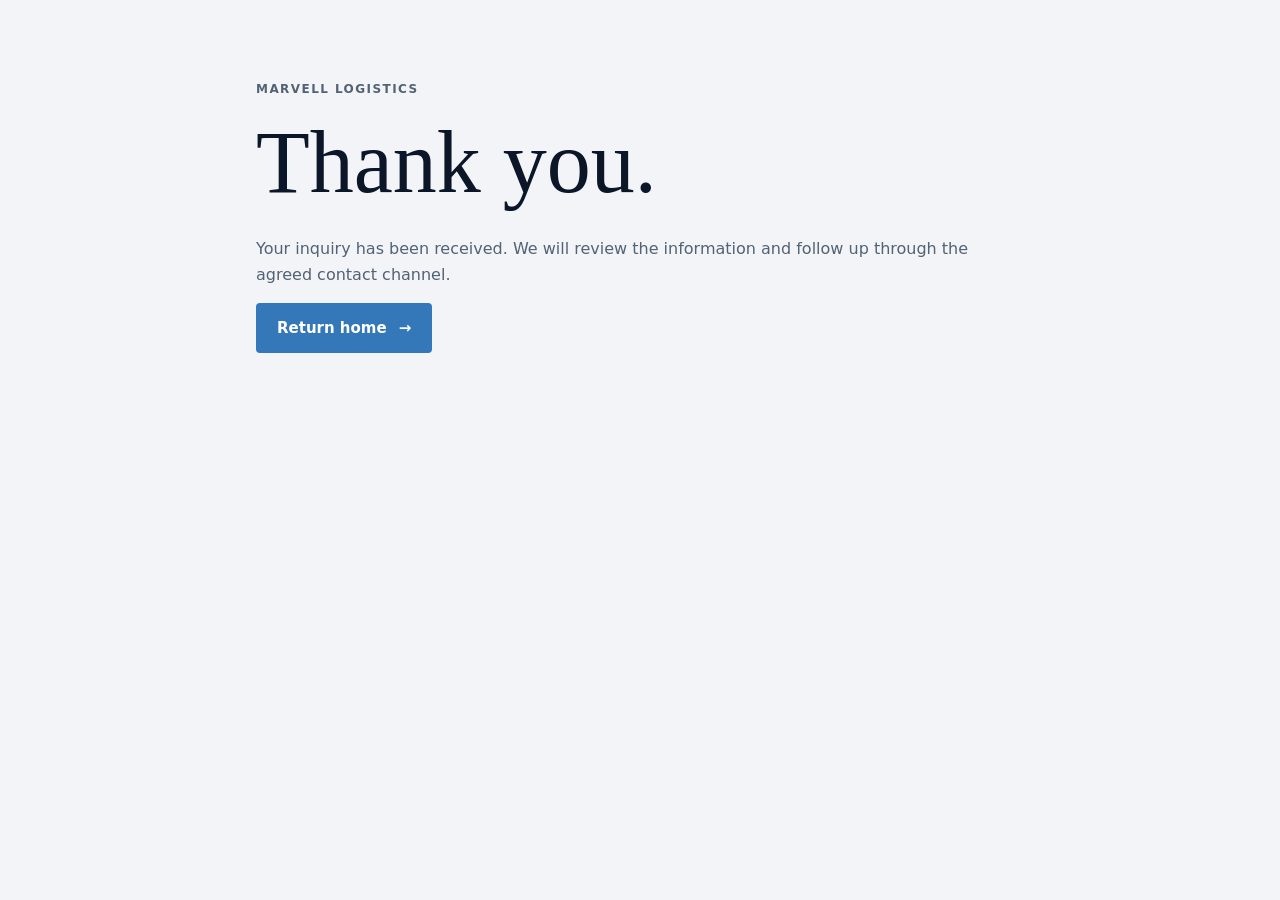
<file: thank-you.html>
<!doctype html>
<html lang="en-US">
  <head><meta charset="utf-8"><meta name="viewport" content="width=device-width, initial-scale=1"><meta name="theme-color" content="#0B1628"><title>Thank You | Marvell Logistics</title><link rel="icon" href="assets/favicon/favicon.svg" type="image/svg+xml"><link rel="stylesheet" href="css/tokens.css"><link rel="stylesheet" href="css/base.css"><link rel="stylesheet" href="css/components.css"><link rel="stylesheet" href="css/sections.css"></head>
  <body class="simple-page"><main class="container simple-content"><p class="eyebrow">Marvell Logistics</p><h1>Thank you.</h1><p>Your inquiry has been received. We will review the information and follow up through the agreed contact channel.</p><a class="button button-primary" href="index.html">Return home <span aria-hidden="true">→</span></a></main></body>
</html>
</file>
<file: css/tokens.css>
/* Marvell Logistics design tokens. Keep shared values here. */
:root {
  --color-navy: #0b1628;
  --color-midnight: #14243a;
  --color-white: #ffffff;
  --color-silver: #bfc7d1;
  --color-cool-gray: #f2f4f7;
  --color-blue: #3478b9;
  --color-blue-dark: #2a6296;
  --color-border: #d7dee6;
  --color-success: #2e7d5b;
  --font-display: "DM Serif Display", Georgia, serif;
  --font-body: Inter, ui-sans-serif, system-ui, -apple-system, BlinkMacSystemFont, "Segoe UI", sans-serif;
  --space-1: 0.5rem;
  --space-2: 1rem;
  --space-3: 1.5rem;
  --space-4: 2rem;
  --space-5: 2.5rem;
  --space-6: 3rem;
  --space-7: 4rem;
  --space-8: 5rem;
  --space-9: 7rem;
  --radius-sm: 0.25rem;
  --radius-md: 0.75rem;
  --shadow-soft: 0 18px 50px rgba(11, 22, 40, 0.1);
  --container: 75rem;
  --transition: 180ms ease;
}
</file>
<file: css/base.css>
/* Base rules keep the site readable and predictable on every device. */
*,
*::before,
*::after {
  box-sizing: border-box;
}

html {
  scroll-behavior: smooth;
}

body {
  background: var(--color-white);
  color: var(--color-navy);
  font-family: var(--font-body);
  font-size: 1rem;
  line-height: 1.6;
  margin: 0;
  min-width: 18rem;
}

img,
svg {
  display: block;
  max-width: 100%;
}

button,
input,
select,
textarea {
  color: inherit;
  font: inherit;
}

button,
a {
  -webkit-tap-highlight-color: transparent;
}

a {
  color: var(--color-blue-dark);
}

a:focus-visible,
button:focus-visible,
input:focus-visible,
select:focus-visible,
textarea:focus-visible {
  outline: 3px solid var(--color-blue);
  outline-offset: 3px;
}

.skip-link {
  background: var(--color-white);
  color: var(--color-navy);
  left: 1rem;
  padding: 0.75rem 1rem;
  position: fixed;
  top: -5rem;
  z-index: 100;
}

.skip-link:focus {
  top: 1rem;
}

.container {
  margin: 0 auto;
  max-width: var(--container);
  padding-left: 1.25rem;
  padding-right: 1.25rem;
  width: 100%;
}

.section {
  padding-bottom: var(--space-8);
  padding-top: var(--space-8);
}

.section-heading {
  margin-bottom: var(--space-6);
  max-width: 44rem;
}

.eyebrow {
  color: var(--color-blue-dark);
  font-size: 0.75rem;
  font-weight: 700;
  letter-spacing: 0.12em;
  margin: 0 0 var(--space-2);
  text-transform: uppercase;
}

h1,
h2,
h3,
p {
  margin-top: 0;
}

h1,
h2,
h3 {
  font-family: var(--font-display);
  font-weight: 400;
  line-height: 1.1;
}

h1 {
  font-size: clamp(2.5rem, 8vw, 5.5rem);
  margin-bottom: var(--space-3);
}

h2 {
  font-size: clamp(2rem, 5vw, 3.75rem);
  margin-bottom: var(--space-3);
}

h3 {
  font-size: clamp(1.35rem, 3vw, 1.8rem);
}

.muted {
  color: #536274;
}

@media (min-width: 56.25rem) {
  .container {
    padding-left: 2.5rem;
    padding-right: 2.5rem;
  }
}

@media (min-width: 37.5rem) {
  .container {
    padding-left: 2rem;
    padding-right: 2rem;
  }

  .section {
    padding-bottom: var(--space-9);
    padding-top: var(--space-9);
  }
}

@media (prefers-reduced-motion: reduce) {
  html {
    scroll-behavior: auto;
  }

  *,
  *::before,
  *::after {
    animation-duration: 0.01ms !important;
    transition-duration: 0.01ms !important;
  }
}
</file>
<file: css/components.css>
/* Reusable buttons, cards, forms, and other shared pieces. */
.button {
  align-items: center;
  border: 1px solid transparent;
  border-radius: var(--radius-sm);
  cursor: pointer;
  display: inline-flex;
  font-size: 0.9375rem;
  font-weight: 700;
  gap: 0.75rem;
  justify-content: center;
  min-height: 2.75rem;
  padding: 0.75rem 1.25rem;
  text-decoration: none;
  transition: background-color var(--transition), border-color var(--transition), color var(--transition), transform var(--transition);
}

.button:hover {
  transform: translateY(-2px);
}

.button-primary {
  background: var(--color-blue);
  color: var(--color-white);
}

.button-primary:hover {
  background: var(--color-blue-dark);
}

.button-secondary {
  background: var(--color-white);
  border-color: var(--color-silver);
  color: var(--color-navy);
}

.button-secondary:hover {
  border-color: var(--color-blue);
  color: var(--color-blue-dark);
}

.button-ghost {
  background: transparent;
  color: var(--color-white);
}

.button-ghost:hover {
  background: rgba(255, 255, 255, 0.1);
}

.card {
  background: var(--color-white);
  border: 1px solid var(--color-border);
  border-radius: var(--radius-md);
  box-shadow: var(--shadow-soft);
  padding: var(--space-4);
}

.icon {
  color: var(--color-blue-dark);
  height: 2rem;
  width: 2rem;
}

.field {
  display: grid;
  gap: 0.5rem;
}

.field label {
  font-size: 0.875rem;
  font-weight: 700;
}

.field input,
.field select,
.field textarea {
  background: var(--color-white);
  border: 1px solid var(--color-silver);
  border-radius: var(--radius-sm);
  min-height: 2.75rem;
  padding: 0.7rem 0.8rem;
  width: 100%;
}

.field textarea {
  min-height: 8rem;
  resize: vertical;
}

.field [aria-invalid="true"] {
  border-color: #9c2c2c;
}

.field-error {
  color: #9c2c2c;
  font-size: 0.8125rem;
  min-height: 1.2em;
}

.notice {
  border-left: 3px solid var(--color-blue);
  color: #536274;
  font-size: 0.875rem;
  padding-left: var(--space-2);
}

.reveal {
  opacity: 0;
  transform: translateY(1rem);
  transition: opacity 500ms ease, transform 500ms ease;
}

.reveal.is-visible {
  opacity: 1;
  transform: translateY(0);
}

@media (prefers-reduced-motion: reduce) {
  .reveal {
    opacity: 1;
    transform: none;
  }
}
</file>
<file: css/sections.css>
/* Stage 2: header, hero, and About section. */
.sr-only {
  clip: rect(0, 0, 0, 0);
  clip-path: inset(50%);
  height: 1px;
  overflow: hidden;
  position: absolute;
  white-space: nowrap;
  width: 1px;
}

.site-header {
  background: rgba(255, 255, 255, 0.96);
  border-bottom: 1px solid var(--color-border);
  position: sticky;
  top: 0;
  z-index: 20;
}

.header-inner {
  align-items: center;
  display: flex;
  justify-content: space-between;
  min-height: 4.75rem;
}

.wordmark {
  align-items: center;
  color: var(--color-navy);
  display: inline-flex;
  gap: 0.6rem;
  text-decoration: none;
}

.wordmark-mark {
  color: var(--color-blue-dark);
  height: 2.4rem;
  width: 2.4rem;
}

.wordmark span {
  display: grid;
  line-height: 1;
}

.wordmark strong {
  font-size: 0.95rem;
  letter-spacing: 0.16em;
}

.wordmark small {
  color: #536274;
  font-size: 0.55rem;
  font-weight: 700;
  letter-spacing: 0.32em;
  margin-top: 0.25rem;
}

.menu-toggle {
  align-items: center;
  background: transparent;
  border: 0;
  display: flex;
  flex-direction: column;
  gap: 0.3rem;
  justify-content: center;
  min-height: 2.75rem;
  min-width: 2.75rem;
  padding: 0.5rem;
}

.menu-toggle > span:not(.sr-only) {
  background: var(--color-navy);
  display: block;
  height: 2px;
  transition: transform var(--transition), opacity var(--transition);
  width: 1.4rem;
}

.menu-toggle[aria-expanded="true"] > span:nth-last-child(2) {
  transform: translateY(0.35rem) rotate(45deg);
}

.menu-toggle[aria-expanded="true"] > span:last-child {
  transform: translateY(-0.35rem) rotate(-45deg);
}

.menu-toggle[aria-expanded="true"] > span:nth-last-child(3) {
  opacity: 0;
}

.site-nav {
  background: var(--color-white);
  border-bottom: 1px solid var(--color-border);
  display: none;
  left: 0;
  padding: 1rem 1.25rem 1.5rem;
  position: absolute;
  right: 0;
  top: 100%;
}

.site-nav.is-open {
  display: grid;
  gap: 0.25rem;
}

.site-nav a:not(.button) {
  color: var(--color-navy);
  font-size: 0.9375rem;
  font-weight: 700;
  padding: 0.75rem 0;
  text-decoration: none;
}

.nav-button {
  margin-top: 0.75rem;
  width: fit-content;
}

.hero {
  background: var(--color-cool-gray);
  overflow: hidden;
  padding-bottom: 4.5rem;
  padding-top: 4.5rem;
}

.hero-grid {
  align-items: center;
  display: grid;
  gap: 3.5rem;
}

.hero h1 {
  max-width: 38rem;
}

.hero h1 span {
  color: var(--color-blue-dark);
}

.hero-lede {
  color: #536274;
  font-size: 1.0625rem;
  max-width: 37rem;
}

.hero-actions {
  display: flex;
  flex-wrap: wrap;
  gap: 0.75rem;
  margin: 2rem 0 2.25rem;
}

.button-ghost-dark {
  border: 1px solid var(--color-silver);
  color: var(--color-navy);
}

.button-ghost-dark:hover {
  border-color: var(--color-blue);
  color: var(--color-blue-dark);
}

.trust-strip {
  border-top: 1px solid var(--color-border);
  display: flex;
  flex-wrap: wrap;
  gap: 0.75rem 1.25rem;
  padding-top: 1rem;
}

.trust-strip span {
  color: #536274;
  font-size: 0.75rem;
  font-weight: 700;
}

.trust-strip span::before {
  color: var(--color-blue);
  content: "•";
  margin-right: 0.4rem;
}

.hero-visual {
  min-height: 28rem;
  position: relative;
}

.hero-image-slot {
  background-color: var(--color-navy);
  background-image: linear-gradient(90deg, rgba(11, 22, 40, 0.78), rgba(11, 22, 40, 0.28)), url("../assets/img/hero-highway.jpg");
  background-position: center;
  background-size: cover;
  border-radius: var(--radius-md);
  inset: 0 0 1.5rem 1.5rem;
  position: absolute;
}

.hero-image-slot::after {
  border: 1px solid rgba(255, 255, 255, 0.28);
  border-radius: var(--radius-md);
  content: "";
  inset: 0.75rem;
  position: absolute;
}

.hero-panel {
  background: var(--color-white);
  bottom: 3rem;
  box-shadow: var(--shadow-soft);
  left: 0;
  padding: 1.5rem;
  position: absolute;
  width: min(17rem, 75%);
}

.panel-label {
  color: var(--color-blue-dark);
  font-size: 0.65rem;
  font-weight: 700;
  letter-spacing: 0.14em;
}

.hero-panel p {
  font-family: var(--font-display);
  font-size: 1.8rem;
  line-height: 1.1;
  margin: 1.25rem 0;
}

.hero-panel strong {
  color: var(--color-blue-dark);
  font-weight: 400;
}

.route-line {
  align-items: center;
  display: flex;
  gap: 0.35rem;
}

.route-line i {
  background: var(--color-blue);
  border-radius: 50%;
  display: block;
  height: 0.4rem;
  width: 0.4rem;
}

.route-line i:nth-child(2) {
  flex: 1;
  border-radius: 0;
  height: 1px;
}

.hero-caption {
  bottom: 0;
  color: #536274;
  font-size: 0.75rem;
  font-weight: 700;
  position: absolute;
  right: 0;
  text-align: right;
}

.about {
  background: var(--color-white);
}

.about-grid {
  display: grid;
  gap: 3rem;
}

.about .section-heading {
  margin-bottom: 0;
}

.approach-list {
  border-top: 1px solid var(--color-border);
}

.approach-item {
  align-items: start;
  border-bottom: 1px solid var(--color-border);
  display: grid;
  gap: 1rem;
  grid-template-columns: 2rem 1fr;
  padding: 1.25rem 0;
}

.approach-number {
  color: var(--color-blue-dark);
  font-size: 0.75rem;
  font-weight: 700;
  padding-top: 0.3rem;
}

.approach-item h3 {
  font-family: var(--font-body);
  font-size: 1rem;
  font-weight: 700;
  margin-bottom: 0.25rem;
}

.approach-item p {
  color: #536274;
  font-size: 0.875rem;
  margin-bottom: 0;
}

.services {
  background: var(--color-cool-gray);
}

.service-grid {
  display: grid;
  gap: 1rem;
}

.service-card {
  box-shadow: none;
  display: grid;
  gap: 0.75rem;
  min-height: 14rem;
  padding: 1.5rem;
  transition: box-shadow var(--transition), transform var(--transition);
}

.service-card:hover {
  box-shadow: var(--shadow-soft);
  transform: translateY(-3px);
}

.service-card h3 {
  font-family: var(--font-body);
  font-size: 1.05rem;
  font-weight: 700;
  margin: 0;
}

.service-card p {
  color: #536274;
  font-size: 0.875rem;
  margin: 0;
}

.solutions {
  background: var(--color-navy);
  color: var(--color-white);
}

.solutions .eyebrow {
  color: var(--color-silver);
}

.solutions h2 span {
  color: var(--color-silver);
}

.solution-list {
  border-top: 1px solid rgba(191, 199, 209, 0.3);
}

.solution-row {
  border-bottom: 1px solid rgba(191, 199, 209, 0.3);
  display: grid;
  gap: 0.5rem;
  padding: 1.25rem 0;
}

.solution-row p {
  margin: 0;
}

.solution-problem {
  color: var(--color-silver);
  font-size: 0.875rem;
}

.solution-support {
  color: var(--color-white);
  font-size: 1rem;
  font-weight: 700;
}

.solutions .solution-note {
  border-left-color: var(--color-silver);
  color: var(--color-silver);
  margin-top: 2rem;
}

.equipment {
  background: var(--color-white);
}

.equipment-grid {
  display: grid;
  gap: 1.25rem;
}

.equipment-card {
  background: var(--color-cool-gray);
  border-radius: var(--radius-md);
  overflow: hidden;
}

.equipment-photo {
  background-color: var(--color-midnight);
  min-height: 15rem;
  overflow: hidden;
  position: relative;
}

.equipment-photo::after {
  background: linear-gradient(180deg, transparent 40%, rgba(11, 22, 40, 0.65));
  content: "";
  inset: 0;
  pointer-events: none;
  position: absolute;
}

.equipment-photo picture,
.equipment-photo img {
  height: 100%;
  object-fit: cover;
  width: 100%;
}

.equipment-photo img {
  opacity: 0.2;
}

.equipment-content {
  padding: 1.5rem;
}

.equipment-content .eyebrow {
  margin-bottom: 0.5rem;
}

.equipment-content h3 {
  margin-bottom: 1rem;
}

.equipment-content ul {
  color: #536274;
  font-size: 0.875rem;
  list-style: none;
  margin: 0;
  padding: 0;
}

.equipment-content li {
  border-top: 1px solid var(--color-border);
  padding: 0.7rem 0 0.7rem 1.25rem;
  position: relative;
}

.equipment-content li::before {
  color: var(--color-blue-dark);
  content: "—";
  left: 0;
  position: absolute;
}

.future-card {
  background: var(--color-cool-gray);
  border: 1px solid var(--color-border);
  border-radius: var(--radius-md);
  margin-top: 1.25rem;
  padding: 1.25rem 1.5rem;
}

.future-card p {
  color: #536274;
  font-size: 0.875rem;
  margin: 0.5rem 0 0;
}

.future-card strong {
  color: var(--color-navy);
}

.future-label {
  color: var(--color-blue-dark);
  font-size: 0.7rem;
  font-weight: 700;
  letter-spacing: 0.1em;
  text-transform: uppercase;
}

.principles { background: var(--color-cool-gray); }
.principle-grid, .process-grid, .form-grid, .footer-grid { display: grid; gap: 1rem; }
.principle { background: var(--color-white); border-top: 3px solid var(--color-blue); min-height: 9rem; padding: 1.5rem; }
.principle span, .step-number { color: var(--color-blue-dark); font-size: 0.75rem; font-weight: 700; }
.principle h3 { font-family: var(--font-body); font-size: 1rem; font-weight: 700; margin: 2rem 0 0; }
.process { background: var(--color-white); }
.process-grid { gap: 2rem; }
.process-step { position: relative; }
.process-step h3 { font-family: var(--font-body); font-size: 1.05rem; font-weight: 700; margin: 1rem 0 0.5rem; }
.process-step p { color: #536274; font-size: 0.875rem; margin: 0; }
.process-note { border-top: 1px solid var(--color-border); color: var(--color-blue-dark); font-size: 0.875rem; font-weight: 700; margin: 2.5rem 0 0; padding-top: 1.25rem; }
.partner { background: var(--color-cool-gray); }
.partner-grid, .faq-grid, .contact-grid { display: grid; gap: 3rem; }
.partner .section-heading, .faq .section-heading, .contact .section-heading { margin-bottom: 0; }
.partner-form { background: var(--color-white); border: 1px solid var(--color-border); border-radius: var(--radius-md); padding: 1.5rem; }
.form-grid { gap: 1rem; }
.optional { color: #536274; font-weight: 400; }
.field-wide { grid-column: 1 / -1; }
.honeypot { left: -9999px; position: absolute; }
.consent { align-items: flex-start; display: flex; font-size: 0.75rem; gap: 0.6rem; margin-top: 1.25rem; }
.consent input { accent-color: var(--color-blue); flex: 0 0 auto; height: 1.1rem; margin: 0.1rem 0 0; width: 1.1rem; }
.consent a { font-weight: 700; }
.form-warning { color: #536274; font-size: 0.75rem; margin: 1.25rem 0; }
.form-submit { width: 100%; }
.form-submit[disabled] { cursor: wait; opacity: 0.7; }
.form-status { color: #9c2c2c; font-size: 0.8125rem; margin: 1rem 0 0; }
.faq { background: var(--color-white); }
.faq-item { border-top: 1px solid var(--color-border); }
.faq-item:last-child { border-bottom: 1px solid var(--color-border); }
.faq-question { align-items: center; background: transparent; border: 0; color: var(--color-navy); cursor: pointer; display: flex; font-size: 0.9375rem; font-weight: 700; justify-content: space-between; min-height: 3.75rem; padding: 0; text-align: left; width: 100%; }
.faq-question span { color: var(--color-blue-dark); font-size: 1.5rem; font-weight: 400; }
.faq-answer { color: #536274; font-size: 0.875rem; padding: 0 2rem 1.25rem 0; }
.faq-answer p { margin: 0; }
.contact { background: var(--color-navy); color: var(--color-white); }
.contact .eyebrow { color: var(--color-silver); }
.contact .section-heading p:last-child { color: var(--color-silver); max-width: 29rem; }
.contact-detail { border-bottom: 1px solid rgba(191, 199, 209, 0.3); display: grid; gap: 0.2rem; padding-bottom: 1rem; }
.contact-details { display: grid; gap: 1rem; }
.contact-detail span { color: var(--color-silver); font-size: 0.7rem; font-weight: 700; letter-spacing: 0.1em; text-transform: uppercase; }
.contact-detail strong { color: var(--color-white); font-size: 0.9375rem; font-weight: 500; }
.contact .button { margin-top: 0.75rem; width: fit-content; }
.site-footer { background: var(--color-midnight); color: var(--color-silver); padding: 4rem 0 1.5rem; }
.wordmark-light { color: var(--color-white); }
.wordmark-light .wordmark-mark { color: var(--color-blue); }
.wordmark-light small { color: var(--color-silver); }
.footer-brand p { font-size: 0.8125rem; margin: 1.25rem 0 0; max-width: 18rem; }
.footer-column { align-content: start; display: grid; gap: 0.55rem; }
.footer-column h3 { color: var(--color-white); font-family: var(--font-body); font-size: 0.75rem; font-weight: 700; letter-spacing: 0.1em; margin: 0 0 0.5rem; text-transform: uppercase; }
.footer-column a, .footer-column span { color: var(--color-silver); font-size: 0.8125rem; text-decoration: none; }
.footer-column a:hover { color: var(--color-white); }
.footer-bottom { border-top: 1px solid rgba(191, 199, 209, 0.3); display: grid; gap: 0.75rem; margin-top: 3rem; padding-top: 1.25rem; }
.footer-bottom p { color: var(--color-silver); font-size: 0.7rem; margin: 0; }
.simple-page { background: var(--color-cool-gray); min-height: 100vh; }
.simple-content { max-width: 52rem; padding-bottom: 6rem; padding-top: 5rem; }
.simple-content h1 { margin-bottom: 1.5rem; }
.simple-content h2 { font-family: var(--font-body); font-size: 1.25rem; font-weight: 700; margin-top: 2.5rem; }
.simple-content p { color: #536274; }

@media (min-width: 56.25rem) {
  .menu-toggle {
    display: none;
  }

  .site-nav {
    align-items: center;
    background: transparent;
    border: 0;
    display: flex;
    gap: 1.25rem;
    padding: 0;
    position: static;
  }

  .site-nav.is-open {
    display: flex;
  }

  .site-nav a:not(.button) {
    font-size: 0.8125rem;
    padding: 0.5rem 0;
  }

  .nav-button {
    margin-top: 0;
  }

  .hero {
    padding-bottom: 7rem;
    padding-top: 7rem;
  }

  .hero-grid {
    grid-template-columns: minmax(0, 1fr) minmax(25rem, 0.9fr);
  }

  .about-grid {
    gap: 7rem;
    grid-template-columns: 0.8fr 1.2fr;
  }

  .service-grid {
    grid-template-columns: repeat(4, 1fr);
  }

  .solution-row {
    align-items: center;
    gap: 3rem;
    grid-template-columns: minmax(12rem, 0.75fr) minmax(0, 1.25fr);
  }

  .equipment-grid {
    grid-template-columns: repeat(2, 1fr);
  }

  .equipment-photo {
    min-height: 18rem;
  }

  .principle-grid { grid-template-columns: repeat(4, 1fr); }
  .process-grid { grid-template-columns: repeat(4, 1fr); }
  .process-step:not(:last-child)::after { background: var(--color-border); content: ""; height: 1px; left: calc(100% + 0.5rem); position: absolute; top: 0.4rem; width: calc(100% - 1rem); }
  .form-grid { grid-template-columns: repeat(2, 1fr); }
  .partner-grid, .faq-grid, .contact-grid { gap: 7rem; grid-template-columns: 0.8fr 1.2fr; }
  .footer-grid { grid-template-columns: 2fr 1fr 1fr 1.5fr; }
  .footer-bottom { align-items: center; grid-template-columns: 1.6fr 1fr; }
}
</file>
